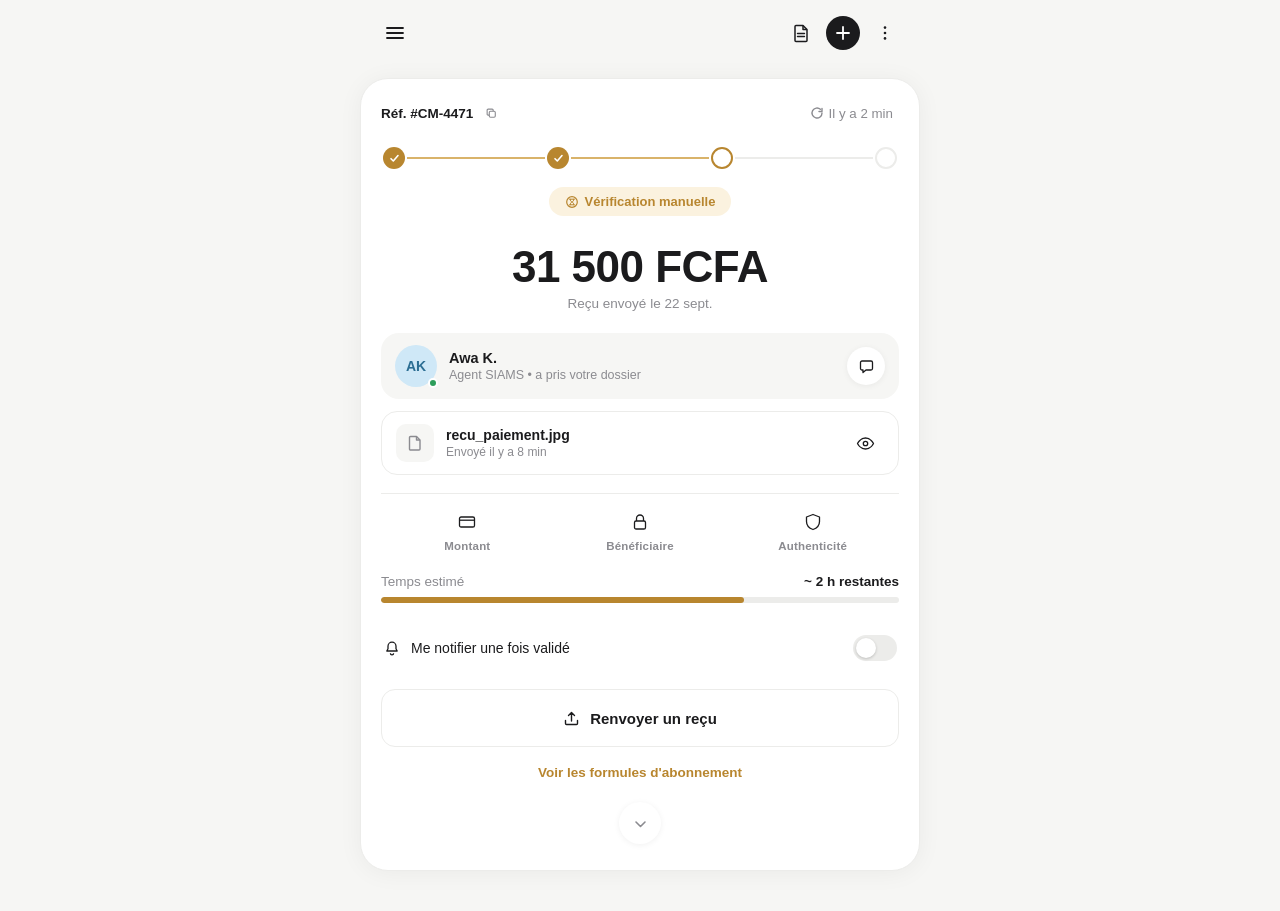
<file: index.paiment.html>
<!DOCTYPE html>
<html lang="fr">
<head>
<meta charset="UTF-8">
<meta name="viewport" content="width=device-width, initial-scale=1, viewport-fit=cover">
<title>SIAMS — Suivi du paiement</title>
<link rel="stylesheet" href="styles.css">
</head>
<body>

  <header class="topbar">
    <button class="icon-btn" id="menuBtn" aria-label="Ouvrir le menu">
      <svg width="22" height="22" viewBox="0 0 22 22" fill="none" aria-hidden="true">
        <path d="M3 6h16M3 11h16M3 16h16" stroke="currentColor" stroke-width="1.8" stroke-linecap="round"/>
      </svg>
    </button>

    <div class="topbar-right">
      <button class="icon-btn" id="docBtn" aria-label="Voir mes reçus">
        <svg width="20" height="20" viewBox="0 0 20 20" fill="none" aria-hidden="true">
          <path d="M5 2.5h7L16 6.5v11a1 1 0 0 1-1 1H5a1 1 0 0 1-1-1v-14a1 1 0 0 1 1-1Z" stroke="currentColor" stroke-width="1.5" stroke-linejoin="round"/>
          <path d="M12 2.5V6.5H16" stroke="currentColor" stroke-width="1.5" stroke-linejoin="round"/>
          <path d="M6.5 10.5h7M6.5 13.5h7" stroke="currentColor" stroke-width="1.4" stroke-linecap="round"/>
        </svg>
      </button>
      <button class="icon-btn icon-btn-dark" id="addBtn" aria-label="Nouveau paiement">
        <svg width="18" height="18" viewBox="0 0 18 18" fill="none" aria-hidden="true">
          <path d="M9 3v12M3 9h12" stroke="currentColor" stroke-width="1.8" stroke-linecap="round"/>
        </svg>
      </button>
      <button class="icon-btn" id="moreBtn" aria-label="Plus d'options">
        <svg width="18" height="18" viewBox="0 0 18 18" fill="none" aria-hidden="true">
          <circle cx="9" cy="3.6" r="1.3" fill="currentColor"/>
          <circle cx="9" cy="9" r="1.3" fill="currentColor"/>
          <circle cx="9" cy="14.4" r="1.3" fill="currentColor"/>
        </svg>
      </button>
    </div>
  </header>

  <main class="payment-page">
    <section class="payment-card" id="paymentCard">

      <div class="payment-reference">
        <div class="ref-left">
          <span id="refText">Réf. #CM-4471</span>
          <button class="copy-btn" id="copyRefBtn" aria-label="Copier la référence">
            <svg width="14" height="14" viewBox="0 0 14 14" fill="none" aria-hidden="true">
              <rect x="5" y="5" width="7" height="7" rx="1.4" stroke="currentColor" stroke-width="1.3"/>
              <path d="M9.5 5V3.6A1.1 1.1 0 0 0 8.4 2.5H3.6A1.1 1.1 0 0 0 2.5 3.6v4.8A1.1 1.1 0 0 0 3.6 9.5H5" stroke="currentColor" stroke-width="1.3"/>
            </svg>
          </button>
        </div>
        <button class="ref-right" id="refreshBtn" aria-label="Actualiser le statut">
          <svg width="14" height="14" viewBox="0 0 14 14" fill="none" aria-hidden="true">
            <path d="M12 7a5 5 0 1 1-1.6-3.66" stroke="currentColor" stroke-width="1.4" stroke-linecap="round"/>
            <path d="M12 2.5V5.5H9" stroke="currentColor" stroke-width="1.4" stroke-linecap="round" stroke-linejoin="round"/>
          </svg>
          <span id="lastUpdate">Il y a 2 min</span>
        </button>
      </div>

      <div class="timeline" id="timeline" role="list" aria-label="Étapes de vérification du paiement"></div>

      <div class="status-badge">
        <svg width="14" height="14" viewBox="0 0 14 14" fill="none" aria-hidden="true">
          <circle cx="7" cy="7" r="5.3" stroke="currentColor" stroke-width="1.2"/>
          <path d="M4.6 4.2h4.8M4.6 9.8h4.8M5.2 4.2c0 1.8 1 2.4 1.8 2.8-0.8 0.4-1.8 1-1.8 2.8M8.8 4.2c0 1.8-1 2.4-1.8 2.8 0.8 0.4 1.8 1 1.8 2.8" stroke="currentColor" stroke-width="1" stroke-linecap="round"/>
        </svg>
        <span>Vérification manuelle</span>
      </div>

      <div class="amount-block">
        <p class="amount" id="amountText">31 500 FCFA</p>
        <p class="amount-sub" id="receiptDateText">Reçu envoyé le 22 sept.</p>
      </div>

      <div class="agent-card">
        <div class="agent-avatar">
          <span id="agentInitials">AK</span>
          <span class="agent-dot" aria-hidden="true"></span>
        </div>
        <div class="agent-info">
          <p class="agent-name" id="agentName">Awa K.</p>
          <p class="agent-status" id="agentStatus">Agent SIAMS • a pris votre dossier</p>
        </div>
        <button class="agent-chat-btn" id="chatBtn" aria-label="Ouvrir la discussion avec l'agent">
          <svg width="17" height="17" viewBox="0 0 17 17" fill="none" aria-hidden="true">
            <path d="M2.5 4.5a1.5 1.5 0 0 1 1.5-1.5h9a1.5 1.5 0 0 1 1.5 1.5v6a1.5 1.5 0 0 1-1.5 1.5H8l-3 2.5v-2.5H4a1.5 1.5 0 0 1-1.5-1.5v-6Z" stroke="currentColor" stroke-width="1.3" stroke-linejoin="round"/>
          </svg>
        </button>
      </div>

      <div class="receipt-card">
        <div class="receipt-left">
          <div class="receipt-icon" aria-hidden="true">
            <svg width="18" height="18" viewBox="0 0 18 18" fill="none">
              <path d="M4.5 2.5h6L14 6v9a1 1 0 0 1-1 1H4.5a1 1 0 0 1-1-1V3.5a1 1 0 0 1 1-1Z" stroke="currentColor" stroke-width="1.4" stroke-linejoin="round"/>
              <path d="M10.5 2.5V6H14" stroke="currentColor" stroke-width="1.4" stroke-linejoin="round"/>
            </svg>
          </div>
          <div>
            <p class="receipt-name" id="receiptName">recu_paiement.jpg</p>
            <p class="receipt-sub" id="receiptSent">Envoyé il y a 8 min</p>
          </div>
        </div>
        <button class="icon-btn" id="previewBtn" aria-label="Afficher le reçu">
          <svg width="19" height="19" viewBox="0 0 19 19" fill="none" aria-hidden="true">
            <path d="M1.5 9.5S4.3 4 9.5 4s8 5.5 8 5.5-2.8 5.5-8 5.5-8-5.5-8-5.5Z" stroke="currentColor" stroke-width="1.3" stroke-linejoin="round"/>
            <circle cx="9.5" cy="9.5" r="2.2" stroke="currentColor" stroke-width="1.3"/>
          </svg>
        </button>
      </div>

      <div class="divider"></div>

      <div class="indicators">
        <div class="indicator">
          <svg width="20" height="20" viewBox="0 0 20 20" fill="none" aria-hidden="true">
            <rect x="2.5" y="5" width="15" height="10" rx="1.6" stroke="currentColor" stroke-width="1.3"/>
            <path d="M2.5 8.2h15" stroke="currentColor" stroke-width="1.3"/>
          </svg>
          <span>Montant</span>
        </div>
        <div class="indicator">
          <svg width="20" height="20" viewBox="0 0 20 20" fill="none" aria-hidden="true">
            <rect x="4.5" y="9" width="11" height="8" rx="1.6" stroke="currentColor" stroke-width="1.3"/>
            <path d="M6.5 9V6.5a3.5 3.5 0 0 1 7 0V9" stroke="currentColor" stroke-width="1.3"/>
          </svg>
          <span>Bénéficiaire</span>
        </div>
        <div class="indicator">
          <svg width="20" height="20" viewBox="0 0 20 20" fill="none" aria-hidden="true">
            <path d="M10 2.5 16.5 5v4.5c0 4.2-3 6.8-6.5 8-3.5-1.2-6.5-3.8-6.5-8V5L10 2.5Z" stroke="currentColor" stroke-width="1.3" stroke-linejoin="round"/>
          </svg>
          <span>Authenticité</span>
        </div>
      </div>

      <div class="eta-block">
        <div class="eta-row">
          <span>Temps estimé</span>
          <span id="etaText">~ 2 h restantes</span>
        </div>
        <div class="progress-track">
          <div class="progress-fill" id="progressFill"></div>
        </div>
      </div>

      <div class="notif-row">
        <div class="notif-left">
          <svg width="18" height="18" viewBox="0 0 18 18" fill="none" aria-hidden="true">
            <path d="M5 7.2a4 4 0 0 1 8 0v2.6l1.2 2.2H3.8L5 9.8V7.2Z" stroke="currentColor" stroke-width="1.3" stroke-linejoin="round"/>
            <path d="M7.4 14.2a1.6 1.6 0 0 0 3.2 0" stroke="currentColor" stroke-width="1.3"/>
          </svg>
          <span>Me notifier une fois validé</span>
        </div>
        <button class="switch" id="notifSwitch" role="switch" aria-checked="false" aria-label="Activer les notifications">
          <span class="switch-knob"></span>
        </button>
      </div>

      <button class="resend-btn" id="resendBtn">
        <svg width="17" height="17" viewBox="0 0 17 17" fill="none" aria-hidden="true">
          <path d="M8.5 11V2.5M5.5 5.5 8.5 2.5l3 3" stroke="currentColor" stroke-width="1.4" stroke-linecap="round" stroke-linejoin="round"/>
          <path d="M2.5 10.5v3a1 1 0 0 0 1 1h10a1 1 0 0 0 1-1v-3" stroke="currentColor" stroke-width="1.4" stroke-linecap="round" stroke-linejoin="round"/>
        </svg>
        <span>Renvoyer un reçu</span>
      </button>

      <button class="subscription-link" id="subscriptionLink">Voir les formules d'abonnement</button>

      <button class="float-btn" id="floatBtn" aria-label="Défiler vers le bas">
        <svg width="17" height="17" viewBox="0 0 17 17" fill="none" aria-hidden="true">
          <path d="M4 7 8.5 11.5 13 7" stroke="currentColor" stroke-width="1.6" stroke-linecap="round" stroke-linejoin="round"/>
        </svg>
      </button>

    </section>
  </main>

  <!-- Modal discussion agent -->
  <div class="modal-overlay" id="chatModal" hidden>
    <div class="modal chat-modal" role="dialog" aria-modal="true" aria-labelledby="chatModalTitle">
      <div class="modal-header">
        <h2 id="chatModalTitle">Awa K. — Agent SIAMS</h2>
        <button class="icon-btn" data-close-modal aria-label="Fermer la discussion">
          <svg width="16" height="16" viewBox="0 0 16 16" fill="none" aria-hidden="true">
            <path d="M3 3l10 10M13 3 3 13" stroke="currentColor" stroke-width="1.6" stroke-linecap="round"/>
          </svg>
        </button>
      </div>
      <div class="chat-messages" id="chatMessages">
        <div class="chat-bubble agent">Bonjour, j'ai bien reçu votre reçu de paiement et je vérifie les informations.</div>
        <div class="chat-bubble agent">Cela prend généralement moins de 2 heures.</div>
      </div>
      <form class="chat-input-row" id="chatForm">
        <input type="text" id="chatInput" placeholder="Écrire un message…" aria-label="Écrire un message">
        <button type="submit" class="icon-btn icon-btn-dark" aria-label="Envoyer le message">
          <svg width="16" height="16" viewBox="0 0 16 16" fill="none" aria-hidden="true">
            <path d="M2 8h12M9 3.5 14 8l-5 4.5" stroke="currentColor" stroke-width="1.5" stroke-linecap="round" stroke-linejoin="round"/>
          </svg>
        </button>
      </form>
    </div>
  </div>

  <!-- Modal prévisualisation reçu -->
  <div class="modal-overlay" id="previewModal" hidden>
    <div class="modal preview-modal" role="dialog" aria-modal="true" aria-labelledby="previewModalTitle">
      <div class="modal-header">
        <h2 id="previewModalTitle">recu_paiement.jpg</h2>
        <button class="icon-btn" data-close-modal aria-label="Fermer l'aperçu">
          <svg width="16" height="16" viewBox="0 0 16 16" fill="none" aria-hidden="true">
            <path d="M3 3l10 10M13 3 3 13" stroke="currentColor" stroke-width="1.6" stroke-linecap="round"/>
          </svg>
        </button>
      </div>
      <div class="preview-body" id="previewBody">
        <div class="preview-placeholder">
          <svg width="40" height="40" viewBox="0 0 40 40" fill="none" aria-hidden="true">
            <rect x="6" y="4" width="28" height="32" rx="3" stroke="currentColor" stroke-width="1.4"/>
            <path d="M12 26l5-6 4 4 5-7 6 8" stroke="currentColor" stroke-width="1.4" stroke-linejoin="round" stroke-linecap="round"/>
            <circle cx="14" cy="13" r="2.2" stroke="currentColor" stroke-width="1.4"/>
          </svg>
          <p>Aperçu du reçu indisponible pour le moment</p>
        </div>
      </div>
    </div>
  </div>

  <div class="toast" id="toast" role="status" aria-live="polite"></div>

  <script src="app.js"></script>
</body>
</html>
</file>
<file: styles.css>
:root {
  --bg: #F6F6F4;
  --card-bg: #FFFFFF;
  --text-primary: #1B1B1D;
  --text-secondary: #8B8B90;
  --border-soft: #ECECEA;

  --gold: #B8862F;
  --gold-soft-bg: #FBF2DF;
  --gold-line: #D9B36A;

  --green: #2E9E5B;
  --blue-avatar: #CFE8F7;
  --blue-avatar-text: #2C6E93;

  --radius-card: 28px;
  --radius-btn: 14px;
  --radius-sm: 12px;
  --radius-pill: 999px;

  --shadow-card: 0 2px 24px rgba(20, 20, 20, 0.05);
  --shadow-soft: 0 1px 6px rgba(20, 20, 20, 0.06);

  box-sizing: border-box;
}

* { box-sizing: border-box; }

html, body {
  margin: 0;
  padding: 0;
  background: var(--bg);
  color: var(--text-primary);
  font-family: -apple-system, "Segoe UI", "Helvetica Neue", Roboto, Arial, sans-serif;
  -webkit-font-smoothing: antialiased;
}

button {
  font-family: inherit;
  cursor: pointer;
  border: none;
  background: none;
  color: inherit;
}

button:focus-visible,
input:focus-visible {
  outline: 2px solid var(--gold);
  outline-offset: 2px;
}

/* ---------- Topbar ---------- */

.topbar {
  display: flex;
  align-items: center;
  justify-content: space-between;
  padding: 14px 16px;
  max-width: 560px;
  margin: 0 auto;
}

.topbar-right {
  display: flex;
  align-items: center;
  gap: 6px;
}

.icon-btn {
  width: 38px;
  height: 38px;
  display: flex;
  align-items: center;
  justify-content: center;
  border-radius: var(--radius-pill);
  color: var(--text-primary);
}

.icon-btn:active { background: var(--border-soft); }

.icon-btn-dark {
  background: var(--text-primary);
  color: #fff;
  width: 34px;
  height: 34px;
}

.icon-btn-dark:active { background: #000; }

/* ---------- Layout ---------- */

.payment-page {
  padding: 4px 0 40px;
}

.payment-card {
  background: var(--card-bg);
  border: 1px solid var(--border-soft);
  border-radius: var(--radius-card);
  box-shadow: var(--shadow-card);
  width: calc(100% - 32px);
  max-width: 560px;
  margin: 8px auto 0;
  padding: 22px 20px 26px;
  overflow: visible;
}

/* ---------- Reference row ---------- */

.payment-reference {
  display: flex;
  align-items: center;
  justify-content: space-between;
  font-size: 13.5px;
  color: var(--text-secondary);
}

.ref-left {
  display: flex;
  align-items: center;
  gap: 6px;
  color: var(--text-primary);
  font-weight: 600;
}

.copy-btn {
  width: 24px;
  height: 24px;
  display: flex;
  align-items: center;
  justify-content: center;
  color: var(--text-secondary);
  border-radius: 6px;
}

.copy-btn:active { background: var(--border-soft); }

.ref-right {
  display: flex;
  align-items: center;
  gap: 5px;
  color: var(--text-secondary);
}

/* ---------- Timeline ---------- */

.timeline {
  display: flex;
  align-items: center;
  margin: 22px 2px 18px;
}

.tl-step {
  display: flex;
  align-items: center;
  flex: 1;
}

.tl-step:last-child { flex: 0 0 auto; }

.tl-circle {
  width: 22px;
  height: 22px;
  min-width: 22px;
  border-radius: 50%;
  display: flex;
  align-items: center;
  justify-content: center;
  background: var(--gold);
  color: #fff;
}

.tl-circle.current {
  background: #fff;
  border: 2px solid var(--gold);
}

.tl-circle.pending {
  background: #fff;
  border: 2px solid var(--border-soft);
}

.tl-line {
  flex: 1;
  height: 2px;
  background: var(--border-soft);
  margin: 0 2px;
}

.tl-line.done { background: var(--gold-line); }

/* ---------- Status badge ---------- */

.status-badge {
  display: flex;
  align-items: center;
  gap: 6px;
  background: var(--gold-soft-bg);
  color: var(--gold);
  border-radius: var(--radius-pill);
  padding: 7px 16px;
  font-size: 13px;
  font-weight: 600;
  width: fit-content;
  margin: 0 auto;
}

/* ---------- Amount ---------- */

.amount-block {
  text-align: center;
  margin: 26px 0 22px;
}

.amount {
  font-size: 44px;
  font-weight: 700;
  margin: 0;
  letter-spacing: -0.5px;
}

.amount-sub {
  margin: 4px 0 0;
  color: var(--text-secondary);
  font-size: 13.5px;
}

/* ---------- Agent card ---------- */

.agent-card {
  display: flex;
  align-items: center;
  gap: 12px;
  background: var(--bg);
  border-radius: 18px;
  padding: 12px 14px;
  margin-bottom: 12px;
}

.agent-avatar {
  position: relative;
  width: 42px;
  height: 42px;
  min-width: 42px;
  border-radius: 50%;
  background: var(--blue-avatar);
  color: var(--blue-avatar-text);
  display: flex;
  align-items: center;
  justify-content: center;
  font-weight: 700;
  font-size: 14px;
}

.agent-dot {
  position: absolute;
  bottom: -1px;
  right: -1px;
  width: 10px;
  height: 10px;
  border-radius: 50%;
  background: var(--green);
  border: 2px solid var(--card-bg);
}

.agent-info { flex: 1; min-width: 0; }

.agent-name {
  margin: 0;
  font-weight: 600;
  font-size: 14.5px;
}

.agent-status {
  margin: 2px 0 0;
  font-size: 12.5px;
  color: var(--text-secondary);
}

.agent-chat-btn {
  width: 38px;
  height: 38px;
  min-width: 38px;
  border-radius: 50%;
  background: var(--card-bg);
  display: flex;
  align-items: center;
  justify-content: center;
  box-shadow: var(--shadow-soft);
}

/* ---------- Receipt card ---------- */

.receipt-card {
  display: flex;
  align-items: center;
  justify-content: space-between;
  border: 1px solid var(--border-soft);
  border-radius: 16px;
  padding: 12px 14px;
  margin-bottom: 18px;
}

.receipt-left {
  display: flex;
  align-items: center;
  gap: 12px;
  min-width: 0;
}

.receipt-icon {
  width: 38px;
  height: 38px;
  min-width: 38px;
  border-radius: 10px;
  background: var(--bg);
  display: flex;
  align-items: center;
  justify-content: center;
  color: var(--text-secondary);
}

.receipt-name {
  margin: 0;
  font-size: 14px;
  font-weight: 600;
  overflow: hidden;
  text-overflow: ellipsis;
  white-space: nowrap;
}

.receipt-sub {
  margin: 2px 0 0;
  font-size: 12px;
  color: var(--text-secondary);
}

/* ---------- Divider ---------- */

.divider {
  height: 1px;
  background: var(--border-soft);
  margin: 4px 0 18px;
}

/* ---------- Indicators ---------- */

.indicators {
  display: flex;
  margin-bottom: 22px;
}

.indicator {
  flex: 1;
  display: flex;
  flex-direction: column;
  align-items: center;
  gap: 8px;
  color: var(--text-secondary);
  text-align: center;
}

.indicator svg { color: var(--text-primary); }

.indicator span {
  font-size: 11.5px;
  font-weight: 600;
  letter-spacing: 0.2px;
}

/* ---------- ETA ---------- */

.eta-block { margin-bottom: 20px; }

.eta-row {
  display: flex;
  justify-content: space-between;
  font-size: 13.5px;
  margin-bottom: 8px;
}

.eta-row span:first-child { color: var(--text-secondary); }
.eta-row span:last-child { font-weight: 600; }

.progress-track {
  height: 6px;
  border-radius: var(--radius-pill);
  background: var(--border-soft);
  overflow: hidden;
}

.progress-fill {
  height: 100%;
  border-radius: var(--radius-pill);
  background: var(--gold);
  width: 0%;
  transition: width 0.5s ease;
}

/* ---------- Notification row ---------- */

.notif-row {
  display: flex;
  align-items: center;
  justify-content: space-between;
  padding: 12px 2px;
  margin-bottom: 16px;
}

.notif-left {
  display: flex;
  align-items: center;
  gap: 10px;
  font-size: 14px;
}

.switch {
  width: 44px;
  height: 26px;
  border-radius: var(--radius-pill);
  background: var(--border-soft);
  position: relative;
  transition: background 0.2s ease;
  flex: none;
}

.switch.on { background: var(--gold); }

.switch-knob {
  position: absolute;
  top: 3px;
  left: 3px;
  width: 20px;
  height: 20px;
  border-radius: 50%;
  background: #fff;
  box-shadow: 0 1px 3px rgba(0,0,0,0.2);
  transition: left 0.2s ease;
}

.switch.on .switch-knob { left: 21px; }

/* ---------- Resend button ---------- */

.resend-btn {
  width: 100%;
  height: 58px;
  border: 1px solid var(--border-soft);
  border-radius: var(--radius-btn);
  background: #fff;
  display: flex;
  align-items: center;
  justify-content: center;
  gap: 10px;
  font-size: 15px;
  font-weight: 600;
  color: var(--text-primary);
  margin-bottom: 14px;
}

.resend-btn:active { background: var(--bg); }

/* ---------- Subscription link ---------- */

.subscription-link {
  display: block;
  width: 100%;
  text-align: center;
  color: var(--gold);
  font-size: 13.5px;
  font-weight: 600;
  padding: 4px 0;
}

/* ---------- Floating button ---------- */

.float-btn {
  width: 42px;
  height: 42px;
  border-radius: 50%;
  background: #fff;
  box-shadow: var(--shadow-soft);
  display: flex;
  align-items: center;
  justify-content: center;
  margin: 18px auto 0;
  color: var(--text-secondary);
}

/* ---------- Modals ---------- */

.modal-overlay {
  position: fixed;
  inset: 0;
  background: rgba(15, 15, 15, 0.45);
  display: flex;
  align-items: flex-end;
  justify-content: center;
  padding: 0;
  z-index: 50;
}

.modal-overlay[hidden] { display: none; }

.modal {
  background: #fff;
  border-radius: 22px 22px 0 0;
  width: 100%;
  max-width: 560px;
  max-height: 80vh;
  display: flex;
  flex-direction: column;
  padding: 16px 18px calc(16px + env(safe-area-inset-bottom, 0px));
}

@media (min-width: 640px) {
  .modal-overlay { align-items: center; }
  .modal { border-radius: 22px; }
}

.modal-header {
  display: flex;
  align-items: center;
  justify-content: space-between;
  margin-bottom: 12px;
}

.modal-header h2 {
  font-size: 15px;
  margin: 0;
  font-weight: 700;
}

/* Chat modal */

.chat-messages {
  display: flex;
  flex-direction: column;
  gap: 8px;
  overflow-y: auto;
  padding: 4px 2px 12px;
  min-height: 120px;
}

.chat-bubble {
  max-width: 80%;
  padding: 10px 13px;
  border-radius: 14px;
  font-size: 13.5px;
  line-height: 1.4;
}

.chat-bubble.agent {
  background: var(--bg);
  align-self: flex-start;
  border-bottom-left-radius: 4px;
}

.chat-bubble.user {
  background: var(--gold);
  color: #fff;
  align-self: flex-end;
  border-bottom-right-radius: 4px;
}

.chat-input-row {
  display: flex;
  gap: 8px;
  align-items: center;
}

.chat-input-row input {
  flex: 1;
  height: 42px;
  border: 1px solid var(--border-soft);
  border-radius: var(--radius-pill);
  padding: 0 16px;
  font-size: 14px;
  color: var(--text-primary);
}

/* Preview modal */

.preview-body {
  display: flex;
  align-items: center;
  justify-content: center;
  min-height: 220px;
  border-radius: 14px;
  background: var(--bg);
}

.preview-placeholder {
  display: flex;
  flex-direction: column;
  align-items: center;
  gap: 10px;
  color: var(--text-secondary);
  font-size: 13px;
  text-align: center;
  padding: 20px;
}

.preview-placeholder img {
  max-width: 100%;
  border-radius: 12px;
}

/* ---------- Toast ---------- */

.toast {
  position: fixed;
  bottom: 28px;
  left: 50%;
  transform: translateX(-50%) translateY(20px);
  background: var(--text-primary);
  color: #fff;
  padding: 12px 20px;
  border-radius: var(--radius-pill);
  font-size: 13.5px;
  opacity: 0;
  pointer-events: none;
  transition: opacity 0.25s ease, transform 0.25s ease;
  max-width: 90%;
  text-align: center;
  z-index: 100;
}

.toast.show {
  opacity: 1;
  transform: translateX(-50%) translateY(0);
}

/* ---------- Responsive ---------- */

@media (min-width: 640px) {
  body { background: var(--bg); }
}

@media (max-width: 359px) {
  .amount { font-size: 38px; }
}
</file>
